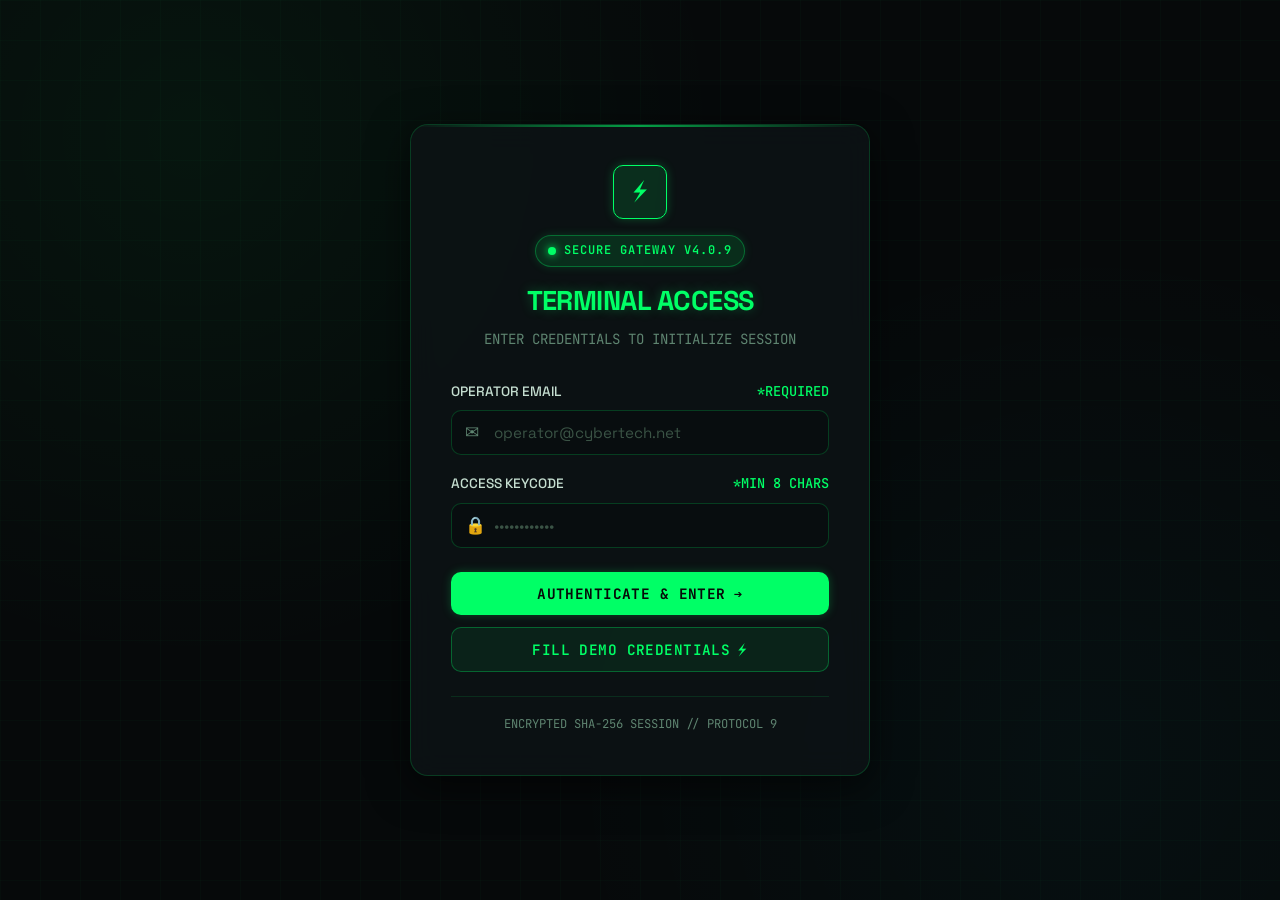
<file: index.html>
<!DOCTYPE html>
<html lang="en">
<head>
  <meta charset="UTF-8">
  <meta name="viewport" content="width=device-width, initial-scale=1.0">
  <meta name="description" content="CyberTech Systems Terminal - Secure Access Portal with dark theme and neon green aesthetics.">
  <title>CyberTech // Terminal Access Login</title>
  <link rel="stylesheet" href="css/style.css">
</head>
<body>

  <!-- Toast Notification Container -->
  <div id="toastContainer" class="toast-container" aria-live="polite"></div>

  <main class="auth-wrapper">
    <div class="cyber-card auth-card">
      <div class="auth-header">
        <div class="brand-icon">⚡</div>
        <div class="cyber-badge" style="margin-bottom: 12px;">
          <span class="status-dot"></span> SECURE GATEWAY v4.0.9
        </div>
        <h1 class="auth-title">TERMINAL ACCESS</h1>
        <p class="auth-subtitle">ENTER CREDENTIALS TO INITIALIZE SESSION</p>
      </div>

      <!-- Alert Box for Failures -->
      <div id="loginAlert" class="alert-banner alert-danger" style="display: none;" role="alert">
        <span>⚠️</span>
        <span id="loginAlertText">Authentication rejected: Invalid input parameters.</span>
      </div>

      <!-- Login Form -->
      <form id="loginForm" novalidate>
        <!-- Email Field -->
        <div class="form-group" id="group-loginEmail" style="margin-bottom: 18px;">
          <label for="loginEmail" class="form-label">
            <span>OPERATOR EMAIL</span>
            <span class="req">*REQUIRED</span>
          </label>
          <div class="input-wrapper">
            <span class="input-icon">✉</span>
            <input 
              type="email" 
              id="loginEmail" 
              name="loginEmail" 
              class="form-input" 
              placeholder="operator@cybertech.net"
              autocomplete="email"
              required
            >
          </div>
          <span class="error-message" id="error-loginEmail">Please enter a valid operator email address.</span>
        </div>

        <!-- Password Field -->
        <div class="form-group" id="group-loginPassword" style="margin-bottom: 24px;">
          <label for="loginPassword" class="form-label">
            <span>ACCESS KEYCODE</span>
            <span class="req">*MIN 8 CHARS</span>
          </label>
          <div class="input-wrapper">
            <span class="input-icon">🔒</span>
            <input 
              type="password" 
              id="loginPassword" 
              name="loginPassword" 
              class="form-input" 
              placeholder="••••••••••••"
              autocomplete="current-password"
              required
            >
          </div>
          <span class="error-message" id="error-loginPassword">Passcode must contain at least 8 characters.</span>
        </div>

        <!-- Buttons (At least 2 buttons) -->
        <div style="display: flex; flex-direction: column; gap: 12px;">
          <button type="submit" id="btnLoginSubmit" class="btn btn-primary btn-full">
            <span>AUTHENTICATE & ENTER</span>
            <span>➔</span>
          </button>
          
          <button type="button" id="btnDemoLogin" class="btn btn-secondary btn-full">
            <span>FILL DEMO CREDENTIALS</span>
            <span>⚡</span>
          </button>
        </div>
      </form>

      <!-- Security Meta Footer -->
      <div style="margin-top: 24px; padding-top: 18px; border-top: 1px solid rgba(0, 255, 102, 0.12); text-align: center; font-size: 0.76rem; color: var(--text-muted); font-family: var(--font-mono);">
        ENCRYPTED SHA-256 SESSION // PROTOCOL 9
      </div>
    </div>
  </main>

  <script src="js/auth.js"></script>
  <script>
    // Route guard: Redirect to dashboard if session already active
    Auth.protectPage('public');

    // UI Toast Helper
    function showToast(message, type = 'success') {
      const container = document.getElementById('toastContainer');
      const toast = document.createElement('div');
      toast.className = `toast toast-${type}`;
      toast.innerHTML = `
        <span class="toast-icon">${type === 'success' ? '✔' : '✖'}</span>
        <span>${message}</span>
      `;
      container.appendChild(toast);
      
      // Trigger entrance
      requestAnimationFrame(() => toast.classList.add('show'));

      // Dismiss after 3.5s
      setTimeout(() => {
        toast.classList.remove('show');
        setTimeout(() => toast.remove(), 400);
      }, 3500);
    }

    // Check URL parameters for redirection messages
    const urlParams = new URLSearchParams(window.location.search);
    if (urlParams.get('redirect') === 'unauthorized') {
      const alert = document.getElementById('loginAlert');
      const alertText = document.getElementById('loginAlertText');
      alertText.textContent = 'Session expired or unauthorized. Please authenticate.';
      alert.style.display = 'flex';
    }

    // Demo credentials autofill
    document.getElementById('btnDemoLogin').addEventListener('click', () => {
      const emailInput = document.getElementById('loginEmail');
      const passInput = document.getElementById('loginPassword');
      
      emailInput.value = 'alex.vance@cybertech.net';
      passInput.value = 'CyberOps#2026';

      // Clear any previous error states
      document.getElementById('group-loginEmail').classList.remove('has-error');
      document.getElementById('group-loginPassword').classList.remove('has-error');
      document.getElementById('loginAlert').style.display = 'none';

      showToast('Demo credentials populated successfully!', 'success');
    });

    // Form submission & validation
    const loginForm = document.getElementById('loginForm');
    loginForm.addEventListener('submit', (e) => {
      e.preventDefault();

      const emailInput = document.getElementById('loginEmail');
      const passInput = document.getElementById('loginPassword');
      const groupEmail = document.getElementById('group-loginEmail');
      const groupPassword = document.getElementById('group-loginPassword');
      const loginAlert = document.getElementById('loginAlert');
      const loginAlertText = document.getElementById('loginAlertText');

      let isValid = true;
      let firstErrorMsg = '';

      // 1. Email validation (empty + regex)
      const emailVal = emailInput.value.trim();
      const emailRegex = /^[^\s@]+@[^\s@]+\.[^\s@]+$/;

      if (!emailVal) {
        groupEmail.classList.add('has-error');
        document.getElementById('error-loginEmail').textContent = 'Email field cannot be empty.';
        isValid = false;
        firstErrorMsg = firstErrorMsg || 'Email field is required.';
      } else if (!emailRegex.test(emailVal)) {
        groupEmail.classList.add('has-error');
        document.getElementById('error-loginEmail').textContent = 'Invalid email syntax (e.g. user@domain.com).';
        isValid = false;
        firstErrorMsg = firstErrorMsg || 'Please provide a valid email format.';
      } else {
        groupEmail.classList.remove('has-error');
        groupEmail.classList.add('is-valid');
      }

      // 2. Password validation (empty + length >= 8)
      const passVal = passInput.value.trim();
      if (!passVal) {
        groupPassword.classList.add('has-error');
        document.getElementById('error-loginPassword').textContent = 'Passcode cannot be empty.';
        isValid = false;
        firstErrorMsg = firstErrorMsg || 'Passcode is required.';
      } else if (passVal.length < 8) {
        groupPassword.classList.add('has-error');
        document.getElementById('error-loginPassword').textContent = 'Passcode must be at least 8 characters long.';
        isValid = false;
        firstErrorMsg = firstErrorMsg || 'Passcode must be at least 8 characters.';
      } else {
        groupPassword.classList.remove('has-error');
        groupPassword.classList.add('is-valid');
      }

      if (!isValid) {
        loginAlert.style.display = 'flex';
        loginAlertText.textContent = firstErrorMsg;
        showToast(firstErrorMsg, 'error');
        return;
      }

      // Success flow
      loginAlert.style.display = 'none';
      const submitBtn = document.getElementById('btnLoginSubmit');
      submitBtn.disabled = true;
      submitBtn.innerHTML = '<span>INITIALIZING LINK...</span> <span>⏳</span>';

      showToast('Access Authorized. Welcome to CyberTech.', 'success');

      // Create session
      Auth.login(emailVal, 'Senior Systems Engineer');

      // Redirect to dashboard
      setTimeout(() => {
        window.location.href = 'dashboard.html';
      }, 900);
    });
  </script>
</body>
</html>
</file>
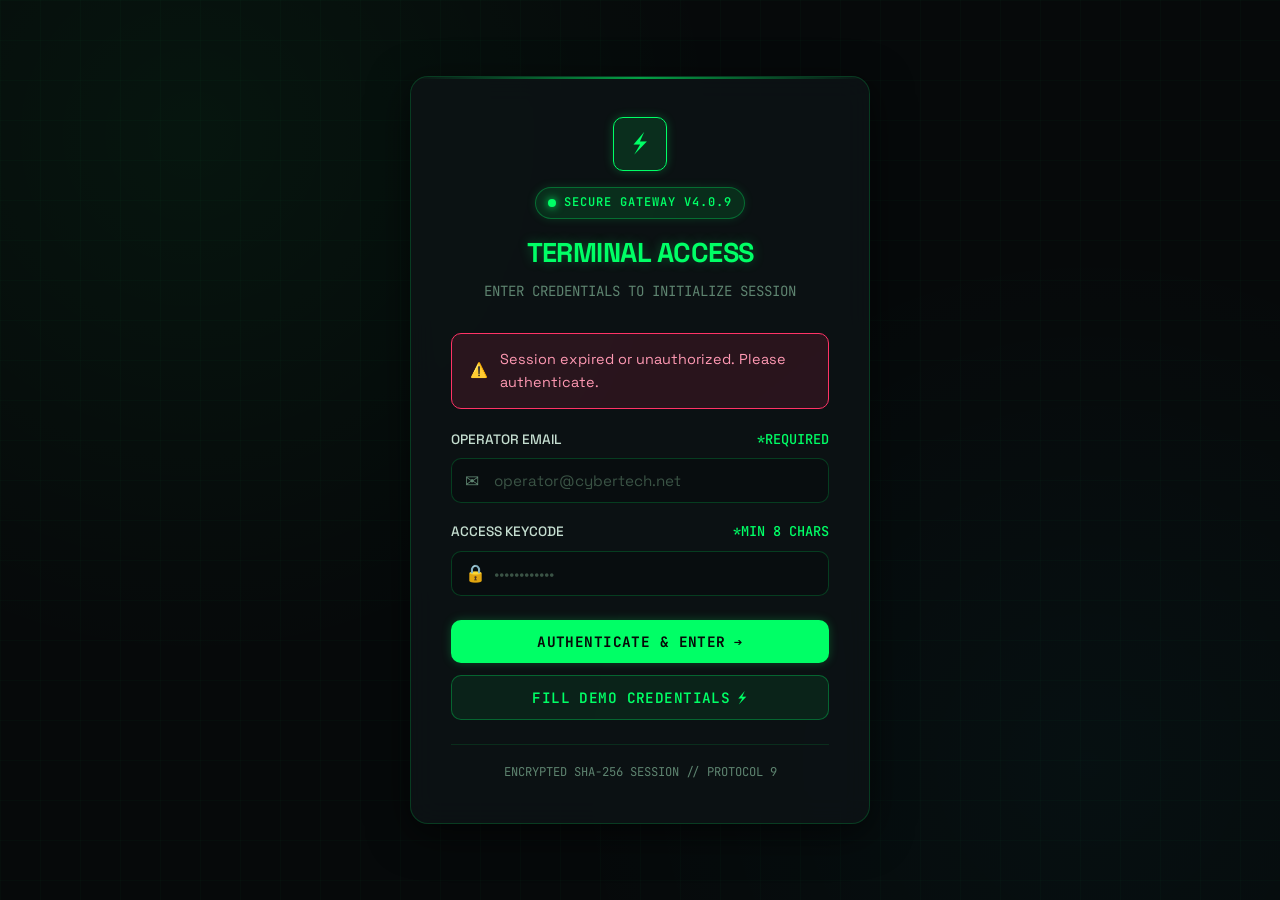
<file: dashboard.html>
<!DOCTYPE html>
<html lang="en">
<head>
  <meta charset="UTF-8">
  <meta name="viewport" content="width=device-width, initial-scale=1.0">
  <meta name="description" content="CyberTech Systems Command Dashboard - Operative Management & Clearance Registration">
  <title>CyberTech // Command Dashboard</title>
  <link rel="stylesheet" href="css/style.css">
</head>
<body>

  <!-- Toast Notification Container -->
  <div id="toastContainer" class="toast-container" aria-live="polite"></div>

  <div class="app-container">
    
    <!-- Navigation Bar -->
    <header>
      <nav class="cyber-nav" aria-label="Main Navigation">
        <a href="dashboard.html" class="nav-brand">
          <div class="brand-icon">⚡</div>
          <div>
            <div class="brand-text">CYBERTECH // COMMAND</div>
            <div class="brand-sub">OPERATIVE REGISTRATION & CLEARANCE NEXUS</div>
          </div>
        </a>

        <div class="nav-actions">
          <div class="user-chip">
            <span class="status-dot"></span>
            <span>OPERATOR:</span>
            <strong id="userDisplayEmail">alex.vance@cybertech.net</strong>
          </div>
          <button type="button" id="btnLogout" class="btn btn-secondary btn-sm" title="Disconnect Session">
            <span>DISCONNECT</span>
            <span>⏻</span>
          </button>
        </div>
      </nav>
    </header>

    <main>
      <!-- Real-time Metric Cards -->
      <section class="stats-grid" aria-label="System Metrics">
        <div class="stat-card">
          <div class="stat-icon">👥</div>
          <div class="stat-value" id="statTotalEmployees">0</div>
          <div class="stat-label">ENROLLED OPERATIVES</div>
        </div>
        <div class="stat-card">
          <div class="stat-icon">🏢</div>
          <div class="stat-value" id="statTotalDepts">0</div>
          <div class="stat-label">ACTIVE SECTORS / DEPTS</div>
        </div>
        <div class="stat-card">
          <div class="stat-icon">🛡️</div>
          <div class="stat-value" id="statTopClearance">0</div>
          <div class="stat-label">HIGH CLEARANCE NODES</div>
        </div>
        <div class="stat-card">
          <div class="stat-icon">⚡</div>
          <div class="stat-value" id="statAvgSalary">$0k</div>
          <div class="stat-label">AVG BASE COMPENSATION</div>
        </div>
      </section>

      <!-- Main Grid: Registration Form and Records Feed -->
      <div style="display: flex; flex-direction: column; gap: 32px;">
        
        <!-- Registration Form Card -->
        <section class="cyber-card" aria-labelledby="formHeading">
          <div style="display: flex; justify-content: space-between; align-items: flex-start; flex-wrap: wrap; gap: 16px; margin-bottom: 24px;">
            <div>
              <div class="cyber-badge" style="margin-bottom: 8px;">
                <span class="status-dot"></span> DIRECTORY INTAKE FORM
              </div>
              <h2 id="formHeading" style="font-size: 1.5rem;">OPERATIVE REGISTRATION & CREDENTIALING</h2>
              <p style="color: var(--text-muted); font-size: 0.88rem; margin-top: 4px;">
                Enroll new technical personnel into the secure directory. All marked fields are mandatory.
              </p>
            </div>

            <!-- Helper Quick Fill Button -->
            <div>
              <button type="button" id="btnSampleEmployee" class="btn btn-secondary btn-sm">
                <span>POPULATE SAMPLE DATA</span>
                <span>✨</span>
              </button>
            </div>
          </div>

          <!-- Alert Banner for Form Level Warnings -->
          <div id="formAlertBanner" class="alert-banner alert-danger" style="display: none;" role="alert">
            <span>⚠️</span>
            <span id="formAlertText">Please correct the highlighted validation errors.</span>
          </div>

          <!-- The Registration Form -->
          <form id="employeeRegistrationForm" novalidate>
            <div class="form-grid">

              <!-- 1. Full Name (Text input) -->
              <div class="form-group" id="group-fullName">
                <label for="fullName" class="form-label">
                  <span>FULL LEGAL NAME</span>
                  <span class="req">*REQUIRED</span>
                </label>
                <div class="input-wrapper">
                  <span class="input-icon">👤</span>
                  <input 
                    type="text" 
                    id="fullName" 
                    name="fullName" 
                    class="form-input" 
                    placeholder="e.g. Rachel Sterling"
                    required
                  >
                </div>
                <span class="error-message" id="error-fullName">Name is required (letters only, min 3 characters).</span>
              </div>

              <!-- 2. Corporate Email (Email input) -->
              <div class="form-group" id="group-empEmail">
                <label for="empEmail" class="form-label">
                  <span>CORPORATE EMAIL</span>
                  <span class="req">*VALID FORMAT</span>
                </label>
                <div class="input-wrapper">
                  <span class="input-icon">✉</span>
                  <input 
                    type="email" 
                    id="empEmail" 
                    name="empEmail" 
                    class="form-input" 
                    placeholder="rachel.s@cybertech.net"
                    required
                  >
                </div>
                <span class="error-message" id="error-empEmail">Please enter a valid corporate email.</span>
              </div>

              <!-- 3. Employee ID (Numeric input) -->
              <div class="form-group" id="group-empId">
                <label for="empId" class="form-label">
                  <span>OPERATIVE ID (NUMERIC)</span>
                  <span class="req">*4-6 DIGITS</span>
                </label>
                <div class="input-wrapper">
                  <span class="input-icon">🆔</span>
                  <input 
                    type="number" 
                    id="empId" 
                    name="empId" 
                    class="form-input" 
                    placeholder="e.g. 84201"
                    min="1000"
                    max="999999"
                    required
                  >
                </div>
                <span class="error-message" id="error-empId">Enter a positive numeric ID (1000 - 999999).</span>
              </div>

              <!-- 4. Security Passcode (Password input) -->
              <div class="form-group" id="group-empPassword">
                <label for="empPassword" class="form-label">
                  <span>INITIAL PASSCODE</span>
                  <span class="req">*MIN 8 CHARACTERS</span>
                </label>
                <div class="input-wrapper">
                  <span class="input-icon">🔒</span>
                  <input 
                    type="password" 
                    id="empPassword" 
                    name="empPassword" 
                    class="form-input" 
                    placeholder="••••••••••••"
                    required
                  >
                </div>
                <span class="error-message" id="error-empPassword">Password must be at least 8 characters long.</span>
              </div>

              <!-- 5. Phone Number (Numeric input) -->
              <div class="form-group" id="group-empPhone">
                <label for="empPhone" class="form-label">
                  <span>SECURE PHONE LINE</span>
                  <span class="req">*NUMERIC 10-15 DIGITS</span>
                </label>
                <div class="input-wrapper">
                  <span class="input-icon">📞</span>
                  <input 
                    type="tel" 
                    id="empPhone" 
                    name="empPhone" 
                    class="form-input" 
                    placeholder="e.g. 5550198234"
                    required
                  >
                </div>
                <span class="error-message" id="error-empPhone">Invalid numeric phone number (10-15 digits).</span>
              </div>

              <!-- 6. Annual Compensation (Numeric input) -->
              <div class="form-group" id="group-empSalary">
                <label for="empSalary" class="form-label">
                  <span>ANNUAL COMPENSATION ($)</span>
                  <span class="req">*POSITIVE NUMBER</span>
                </label>
                <div class="input-wrapper">
                  <span class="input-icon">💲</span>
                  <input 
                    type="number" 
                    id="empSalary" 
                    name="empSalary" 
                    class="form-input" 
                    placeholder="e.g. 145000"
                    min="20000"
                    step="1000"
                    required
                  >
                </div>
                <span class="error-message" id="error-empSalary">Valid compensation amount required (min $20,000).</span>
              </div>

              <!-- 7. Department Dropdown (Dropdown #1) -->
              <div class="form-group" id="group-empDept">
                <label for="empDept" class="form-label">
                  <span>PRIMARY SECTOR / DEPT</span>
                  <span class="req">*SELECT ONE</span>
                </label>
                <div class="input-wrapper">
                  <span class="input-icon">🏛️</span>
                  <select id="empDept" name="empDept" class="form-select" required>
                    <option value="">-- Select Sector Department --</option>
                    <option value="Cybersecurity Operations">Cybersecurity Operations</option>
                    <option value="AI & Neural Systems">AI & Neural Systems</option>
                    <option value="Quantum Infrastructure">Quantum Infrastructure</option>
                    <option value="Data Defense & Cryptography">Data Defense & Cryptography</option>
                    <option value="Autonomous Robotics">Autonomous Robotics</option>
                  </select>
                </div>
                <span class="error-message" id="error-empDept">Please select an assigned department.</span>
              </div>

              <!-- 8. Clearance Level Dropdown (Dropdown #2) -->
              <div class="form-group" id="group-empClearance">
                <label for="empClearance" class="form-label">
                  <span>SECURITY CLEARANCE TIER</span>
                  <span class="req">*SELECT ONE</span>
                </label>
                <div class="input-wrapper">
                  <span class="input-icon">🛡️</span>
                  <select id="empClearance" name="empClearance" class="form-select" required>
                    <option value="">-- Select Clearance Level --</option>
                    <option value="Tier 1 - Confidential">Tier 1 - Confidential</option>
                    <option value="Tier 2 - Secret">Tier 2 - Secret</option>
                    <option value="Tier 3 - Standard Field">Tier 3 - Standard Field</option>
                    <option value="Tier 4 - High Clearance">Tier 4 - High Clearance</option>
                    <option value="Tier 5 - Root Admin">Tier 5 - Root Admin</option>
                  </select>
                </div>
                <span class="error-message" id="error-empClearance">Please assign a security clearance tier.</span>
              </div>

              <!-- 9. Deployment Mode (Radio Buttons) -->
              <div class="form-group form-full">
                <label class="form-label">
                  <span>DEPLOYMENT LOCATION MODE</span>
                </label>
                <div class="radio-group-container">
                  <label class="custom-radio">
                    <input type="radio" name="workMode" value="Hybrid" checked>
                    <span>Hybrid Protocol</span>
                  </label>
                  <label class="custom-radio">
                    <input type="radio" name="workMode" value="Remote">
                    <span>Remote Uplink</span>
                  </label>
                  <label class="custom-radio">
                    <input type="radio" name="workMode" value="On-Site">
                    <span>On-Site Secure Facility</span>
                  </label>
                </div>
              </div>

              <!-- 10. Compliance Checkbox -->
              <div class="form-group form-full" id="group-complianceCheck">
                <label class="custom-checkbox-label">
                  <input type="checkbox" id="complianceCheck" name="complianceCheck" required>
                  <span>
                    I confirm that the registered operative has undergone identity verification and agrees to adhere to the CyberTech Data Security and Terminal Compliance Protocol.
                  </span>
                </label>
                <span class="error-message" id="error-complianceCheck">You must accept the security protocol to continue.</span>
              </div>

            </div>

            <!-- Form Action Buttons -->
            <div style="display: flex; gap: 16px; margin-top: 30px; flex-wrap: wrap;">
              <button type="submit" id="btnSubmitEmployee" class="btn btn-primary">
                <span>ENROLL OPERATIVE</span>
                <span>➕</span>
              </button>

              <button type="button" id="btnClearForm" class="btn btn-outline">
                <span>CLEAR FORM</span>
                <span>↺</span>
              </button>
            </div>
          </form>
        </section>

        <!-- Live Records Directory Table -->
        <section class="cyber-card" aria-labelledby="tableHeading">
          <div style="display: flex; justify-content: space-between; align-items: center; flex-wrap: wrap; gap: 16px; margin-bottom: 20px;">
            <div>
              <h2 id="tableHeading" style="font-size: 1.35rem;">OPERATIVE DIRECTORY ROSTER</h2>
              <p style="color: var(--text-muted); font-size: 0.85rem;">
                Live list of registered personnel with real-time updates and search.
              </p>
            </div>

            <!-- Search Input -->
            <div style="min-width: 280px;">
              <div class="input-wrapper">
                <span class="input-icon">🔍</span>
                <input 
                  type="text" 
                  id="searchRecords" 
                  class="form-input" 
                  placeholder="Filter by name, email, ID, or dept..."
                  aria-label="Filter operatives directory"
                >
              </div>
            </div>
          </div>

          <!-- Table Wrapper -->
          <div class="table-wrapper">
            <table class="cyber-table">
              <thead>
                <tr>
                  <th>OPERATIVE ID</th>
                  <th>NAME</th>
                  <th>EMAIL</th>
                  <th>SECTOR / DEPT</th>
                  <th>CLEARANCE</th>
                  <th>SALARY</th>
                  <th>MODE</th>
                  <th style="text-align: right;">ACTION</th>
                </tr>
              </thead>
              <tbody id="recordsTableBody">
                <!-- Dynamically populated rows -->
              </tbody>
            </table>

            <div id="tableEmptyState" style="display: none; padding: 40px 20px; text-align: center; color: var(--text-muted);">
              <div style="font-size: 2rem; margin-bottom: 8px;">📡</div>
              <div>No matching operative records discovered in current sector search.</div>
            </div>
          </div>
        </section>

      </div>
    </main>

    <!-- Footer -->
    <footer style="margin-top: 50px; text-align: center; color: var(--text-dim); font-size: 0.8rem; font-family: var(--font-mono);">
      CYBERTECH ENTERPRISE SECURITY SYSTEM // ENCRYPTED HIGHWAY // v4.0.9
    </footer>
  </div>

  <script src="js/auth.js"></script>
  <script src="js/form.js"></script>
  <script>
    // Guard this page: requires private authentication
    Auth.protectPage('private');

    // Display logged-in user email
    const currentUser = Auth.getCurrentUser();
    if (currentUser && currentUser.email) {
      document.getElementById('userDisplayEmail').textContent = currentUser.email;
    }

    // Handle logout button
    document.getElementById('btnLogout').addEventListener('click', () => {
      if (confirm('Disconnect from terminal session and return to gateway?')) {
        Auth.logout();
      }
    });
  </script>
</body>
</html>
</file>
<file: css/style.css>
@import url('https://fonts.googleapis.com/css2?family=JetBrains+Mono:wght@400;500;700&family=Space+Grotesk:wght@300;400;500;600;700&display=swap');

:root {
  /* Color Palette */
  --bg-base: #06090a;
  --bg-surface: #0c1214;
  --bg-card: rgba(13, 20, 22, 0.78);
  --bg-card-hover: rgba(18, 28, 30, 0.88);
  --bg-input: #080d0f;
  
  /* Neon Green Accents */
  --neon-green: #00ff66;
  --neon-green-light: #4dff94;
  --neon-green-glow: rgba(0, 255, 102, 0.35);
  --neon-green-subtle: rgba(0, 255, 102, 0.12);
  --neon-green-border: rgba(0, 255, 102, 0.3);

  /* Status Colors */
  --danger: #ff3366;
  --danger-glow: rgba(255, 51, 102, 0.35);
  --danger-subtle: rgba(255, 51, 102, 0.12);
  --warning: #ffb703;
  --info: #00e5ff;

  /* Typography Colors */
  --text-primary: #00ff66;
  --text-body: #c5ded0;
  --text-muted: #5e8470;
  --text-dim: #3a5345;
  --text-white: #ffffff;

  /* Borders & Shadows */
  --border-subtle: 1px solid rgba(0, 255, 102, 0.18);
  --border-active: 1px solid #00ff66;
  --border-error: 1px solid #ff3366;
  --shadow-neon: 0 0 20px rgba(0, 255, 102, 0.2), 0 0 40px rgba(0, 255, 102, 0.1);
  --shadow-neon-sm: 0 0 10px rgba(0, 255, 102, 0.25);
  --shadow-danger: 0 0 15px rgba(255, 51, 102, 0.25);

  /* Font Families */
  --font-main: 'Space Grotesk', -apple-system, BlinkMacSystemFont, sans-serif;
  --font-mono: 'JetBrains Mono', monospace;

  /* Transitions */
  --transition: all 0.25s cubic-bezier(0.16, 1, 0.3, 1);
}

/* Reset & Base Setup */
*, *::before, *::after {
  box-sizing: border-box;
  margin: 0;
  padding: 0;
}

body {
  background-color: var(--bg-base);
  background-image: 
    radial-gradient(circle at 15% 15%, rgba(0, 255, 102, 0.05) 0%, transparent 40%),
    radial-gradient(circle at 85% 85%, rgba(0, 229, 255, 0.03) 0%, transparent 40%),
    linear-gradient(rgba(0, 255, 102, 0.02) 1px, transparent 1px),
    linear-gradient(90deg, rgba(0, 255, 102, 0.02) 1px, transparent 1px);
  background-size: 100% 100%, 100% 100%, 40px 40px, 40px 40px;
  background-attachment: fixed;
  color: var(--text-body);
  font-family: var(--font-main);
  min-height: 100vh;
  line-height: 1.6;
  overflow-x: hidden;
}

/* Typography Utility */
h1, h2, h3, h4, .cyber-heading {
  color: var(--text-primary);
  font-family: var(--font-main);
  font-weight: 700;
  letter-spacing: -0.02em;
  text-shadow: 0 0 12px rgba(0, 255, 102, 0.3);
}

.mono-text {
  font-family: var(--font-mono);
  letter-spacing: 0.05em;
}

/* Glowing Accent Badges & Status */
.cyber-badge {
  display: inline-flex;
  align-items: center;
  gap: 8px;
  padding: 5px 12px;
  border-radius: 999px;
  font-family: var(--font-mono);
  font-size: 0.75rem;
  font-weight: 600;
  text-transform: uppercase;
  letter-spacing: 0.08em;
  background: var(--neon-green-subtle);
  border: 1px solid var(--neon-green-border);
  color: var(--neon-green);
  box-shadow: 0 0 10px rgba(0, 255, 102, 0.15);
}

.status-dot {
  width: 8px;
  height: 8px;
  border-radius: 50%;
  background-color: var(--neon-green);
  box-shadow: 0 0 8px var(--neon-green);
  animation: pulse-green 2s infinite ease-in-out;
}

@keyframes pulse-green {
  0%, 100% { opacity: 1; transform: scale(1); }
  50% { opacity: 0.4; transform: scale(0.85); }
}

/* Layout Containers */
.app-container {
  max-width: 1280px;
  margin: 0 auto;
  padding: 24px 20px 60px;
}

/* Navigation Bar */
.cyber-nav {
  display: flex;
  justify-content: space-between;
  align-items: center;
  padding: 16px 28px;
  background: rgba(12, 18, 20, 0.85);
  backdrop-filter: blur(16px);
  -webkit-backdrop-filter: blur(16px);
  border: var(--border-subtle);
  border-radius: 16px;
  margin-bottom: 32px;
  box-shadow: 0 8px 30px rgba(0, 0, 0, 0.6);
}

.nav-brand {
  display: flex;
  align-items: center;
  gap: 12px;
  text-decoration: none;
}

.brand-icon {
  width: 38px;
  height: 38px;
  display: flex;
  align-items: center;
  justify-content: center;
  background: var(--neon-green-subtle);
  border: 1px solid var(--neon-green);
  border-radius: 10px;
  color: var(--neon-green);
  box-shadow: var(--shadow-neon-sm);
  font-family: var(--font-mono);
  font-weight: 700;
  font-size: 1.1rem;
}

.brand-text {
  font-size: 1.25rem;
  font-weight: 700;
  color: var(--neon-green);
  text-shadow: 0 0 10px rgba(0, 255, 102, 0.4);
}

.brand-sub {
  font-size: 0.75rem;
  color: var(--text-muted);
  font-family: var(--font-mono);
  letter-spacing: 0.05em;
}

.nav-actions {
  display: flex;
  align-items: center;
  gap: 16px;
}

.user-chip {
  display: flex;
  align-items: center;
  gap: 10px;
  background: rgba(0, 255, 102, 0.05);
  border: 1px solid rgba(0, 255, 102, 0.2);
  padding: 6px 14px;
  border-radius: 999px;
  font-size: 0.85rem;
  font-family: var(--font-mono);
  color: var(--text-white);
}

.user-chip span {
  color: var(--neon-green);
}

/* Glassmorphism Cards */
.cyber-card {
  background: var(--bg-card);
  backdrop-filter: blur(14px);
  -webkit-backdrop-filter: blur(14px);
  border: var(--border-subtle);
  border-radius: 18px;
  padding: 30px;
  box-shadow: 0 10px 40px rgba(0, 0, 0, 0.6);
  position: relative;
  overflow: hidden;
  transition: var(--transition);
}

.cyber-card::before {
  content: '';
  position: absolute;
  top: 0;
  left: 0;
  right: 0;
  height: 2px;
  background: linear-gradient(90deg, transparent, var(--neon-green), transparent);
  opacity: 0.6;
}

.cyber-card:hover {
  border-color: rgba(0, 255, 102, 0.35);
  box-shadow: 0 12px 45px rgba(0, 0, 0, 0.7), 0 0 20px rgba(0, 255, 102, 0.08);
}

/* Buttons */
.btn {
  display: inline-flex;
  align-items: center;
  justify-content: center;
  gap: 8px;
  padding: 12px 24px;
  border-radius: 10px;
  font-family: var(--font-mono);
  font-size: 0.9rem;
  font-weight: 600;
  letter-spacing: 0.03em;
  cursor: pointer;
  transition: var(--transition);
  border: none;
  outline: none;
  text-decoration: none;
}

.btn-primary {
  background: var(--neon-green);
  color: #060a08;
  font-weight: 700;
  box-shadow: var(--shadow-neon-sm);
}

.btn-primary:hover {
  background: var(--neon-green-light);
  box-shadow: var(--shadow-neon);
  transform: translateY(-2px);
}

.btn-primary:active {
  transform: translateY(0);
}

.btn-secondary {
  background: rgba(0, 255, 102, 0.08);
  border: 1px solid var(--neon-green-border);
  color: var(--neon-green);
}

.btn-secondary:hover {
  background: rgba(0, 255, 102, 0.16);
  border-color: var(--neon-green);
  box-shadow: var(--shadow-neon-sm);
  transform: translateY(-2px);
}

.btn-outline {
  background: transparent;
  border: 1px solid rgba(255, 255, 255, 0.15);
  color: var(--text-body);
}

.btn-outline:hover {
  border-color: var(--text-white);
  color: var(--text-white);
  background: rgba(255, 255, 255, 0.05);
}

.btn-danger {
  background: var(--danger-subtle);
  border: 1px solid var(--danger);
  color: var(--danger);
}

.btn-danger:hover {
  background: var(--danger);
  color: #ffffff;
  box-shadow: var(--shadow-danger);
  transform: translateY(-2px);
}

.btn-sm {
  padding: 6px 14px;
  font-size: 0.8rem;
  border-radius: 8px;
}

.btn-full {
  width: 100%;
}

/* Form Styles */
.form-grid {
  display: grid;
  grid-template-columns: repeat(2, 1fr);
  gap: 22px;
}

.form-full {
  grid-column: span 2;
}

.form-group {
  display: flex;
  flex-direction: column;
  gap: 8px;
  position: relative;
}

.form-label {
  display: flex;
  justify-content: space-between;
  align-items: center;
  font-size: 0.85rem;
  font-weight: 500;
  color: var(--text-body);
}

.form-label .req {
  color: var(--neon-green);
  font-family: var(--font-mono);
  margin-left: 4px;
}

.input-wrapper {
  position: relative;
  display: flex;
  align-items: center;
}

.input-icon {
  position: absolute;
  left: 14px;
  color: var(--text-muted);
  pointer-events: none;
  font-size: 1.05rem;
  transition: var(--transition);
}

.form-input, .form-select {
  width: 100%;
  padding: 12px 16px 12px 42px;
  background: var(--bg-input);
  border: 1px solid rgba(0, 255, 102, 0.2);
  border-radius: 10px;
  color: var(--text-white);
  font-family: var(--font-main);
  font-size: 0.95rem;
  outline: none;
  transition: var(--transition);
}

.form-input.no-icon, .form-select.no-icon {
  padding-left: 16px;
}

.form-input::placeholder {
  color: var(--text-dim);
}

.form-input:focus, .form-select:focus {
  border-color: var(--neon-green);
  box-shadow: 0 0 15px rgba(0, 255, 102, 0.25);
  background: #0b1315;
}

.form-input:focus + .input-icon,
.input-wrapper:focus-within .input-icon {
  color: var(--neon-green);
  text-shadow: 0 0 8px var(--neon-green);
}

/* Error States */
.form-group.has-error .form-input,
.form-group.has-error .form-select {
  border-color: var(--danger);
  box-shadow: 0 0 12px rgba(255, 51, 102, 0.2);
  background: rgba(255, 51, 102, 0.04);
}

.form-group.has-error .input-icon {
  color: var(--danger);
}

.error-message {
  display: none;
  font-size: 0.78rem;
  font-family: var(--font-mono);
  color: var(--danger);
  margin-top: 4px;
}

.form-group.has-error .error-message {
  display: flex;
  align-items: center;
  gap: 6px;
}

/* Valid States */
.form-group.is-valid .form-input,
.form-group.is-valid .form-select {
  border-color: rgba(0, 255, 102, 0.6);
}

/* Select Styling */
.form-select {
  appearance: none;
  -webkit-appearance: none;
  cursor: pointer;
  background-image: url("data:image/svg+xml,%3Csvg xmlns='http://www.w3.org/2000/svg' width='16' height='16' viewBox='0 0 24 24' fill='none' stroke='%2300ff66' stroke-width='2' stroke-linecap='round' stroke-linejoin='round'%3E%3Cpolyline points='6 9 12 15 18 9'%3E%3C/polyline%3E%3C/svg%3E");
  background-repeat: no-repeat;
  background-position: right 14px center;
  padding-right: 42px;
}

.form-select option {
  background-color: #0c1214;
  color: var(--text-white);
  padding: 10px;
}

/* Radio & Checkbox Styling */
.radio-group-container {
  display: flex;
  flex-wrap: wrap;
  gap: 14px;
  margin-top: 4px;
}

.custom-radio {
  display: inline-flex;
  align-items: center;
  gap: 8px;
  cursor: pointer;
  background: rgba(0, 255, 102, 0.03);
  border: 1px solid rgba(0, 255, 102, 0.2);
  padding: 8px 16px;
  border-radius: 8px;
  transition: var(--transition);
  font-size: 0.88rem;
  user-select: none;
}

.custom-radio:hover {
  border-color: var(--neon-green);
  background: rgba(0, 255, 102, 0.08);
}

.custom-radio input[type="radio"] {
  appearance: none;
  width: 16px;
  height: 16px;
  border: 1.5px solid var(--neon-green-border);
  border-radius: 50%;
  outline: none;
  cursor: pointer;
  position: relative;
  transition: var(--transition);
}

.custom-radio input[type="radio"]:checked {
  border-color: var(--neon-green);
  background: var(--neon-green);
  box-shadow: 0 0 10px var(--neon-green);
}

.custom-radio:has(input[type="radio"]:checked) {
  border-color: var(--neon-green);
  background: rgba(0, 255, 102, 0.12);
  color: var(--text-white);
}

/* Custom Checkbox */
.custom-checkbox-label {
  display: inline-flex;
  align-items: flex-start;
  gap: 12px;
  cursor: pointer;
  font-size: 0.88rem;
  color: var(--text-body);
  user-select: none;
}

.custom-checkbox-label input[type="checkbox"] {
  appearance: none;
  width: 18px;
  height: 18px;
  min-width: 18px;
  border: 1.5px solid var(--neon-green-border);
  border-radius: 4px;
  background: var(--bg-input);
  outline: none;
  cursor: pointer;
  margin-top: 2px;
  transition: var(--transition);
  position: relative;
}

.custom-checkbox-label input[type="checkbox"]:checked {
  background-color: var(--neon-green);
  border-color: var(--neon-green);
  box-shadow: 0 0 10px var(--neon-green);
}

.custom-checkbox-label input[type="checkbox"]:checked::after {
  content: '✓';
  position: absolute;
  top: 50%;
  left: 50%;
  transform: translate(-50%, -50%);
  color: #060a08;
  font-size: 12px;
  font-weight: 900;
}

/* Alert Banners */
.alert-banner {
  padding: 14px 18px;
  border-radius: 10px;
  display: flex;
  align-items: center;
  gap: 12px;
  font-size: 0.9rem;
  margin-bottom: 20px;
  animation: slideDown 0.3s ease-out;
}

.alert-danger {
  background: var(--danger-subtle);
  border: 1px solid var(--danger);
  color: #ff99b3;
}

.alert-success {
  background: var(--neon-green-subtle);
  border: 1px solid var(--neon-green);
  color: var(--neon-green);
}

/* Toast Notification */
.toast-container {
  position: fixed;
  top: 24px;
  right: 24px;
  z-index: 9999;
  display: flex;
  flex-direction: column;
  gap: 12px;
}

.toast {
  display: flex;
  align-items: center;
  gap: 12px;
  padding: 14px 20px;
  border-radius: 12px;
  background: rgba(10, 16, 18, 0.95);
  backdrop-filter: blur(12px);
  color: var(--text-white);
  font-family: var(--font-main);
  font-size: 0.9rem;
  box-shadow: 0 10px 30px rgba(0, 0, 0, 0.8);
  transform: translateX(120%);
  transition: transform 0.35s cubic-bezier(0.175, 0.885, 0.32, 1.275);
  max-width: 380px;
}

.toast.show {
  transform: translateX(0);
}

.toast.toast-success {
  border: 1px solid var(--neon-green);
  box-shadow: 0 0 20px rgba(0, 255, 102, 0.25);
}

.toast.toast-success .toast-icon {
  color: var(--neon-green);
}

.toast.toast-error {
  border: 1px solid var(--danger);
  box-shadow: 0 0 20px rgba(255, 51, 102, 0.25);
}

.toast.toast-error .toast-icon {
  color: var(--danger);
}

/* Stats Metric Grid */
.stats-grid {
  display: grid;
  grid-template-columns: repeat(4, 1fr);
  gap: 20px;
  margin-bottom: 32px;
}

.stat-card {
  background: var(--bg-card);
  backdrop-filter: blur(12px);
  border: var(--border-subtle);
  border-radius: 16px;
  padding: 22px;
  position: relative;
  overflow: hidden;
  transition: var(--transition);
}

.stat-card:hover {
  border-color: var(--neon-green-border);
  transform: translateY(-3px);
  box-shadow: 0 8px 25px rgba(0, 255, 102, 0.1);
}

.stat-icon {
  font-size: 1.5rem;
  color: var(--neon-green);
  margin-bottom: 12px;
  display: inline-block;
  text-shadow: 0 0 10px var(--neon-green-glow);
}

.stat-value {
  font-size: 2rem;
  font-weight: 700;
  color: var(--neon-green);
  font-family: var(--font-mono);
  line-height: 1.2;
}

.stat-label {
  font-size: 0.82rem;
  color: var(--text-muted);
  text-transform: uppercase;
  letter-spacing: 0.05em;
  margin-top: 4px;
}

/* Data Table Component */
.table-wrapper {
  width: 100%;
  overflow-x: auto;
  border-radius: 12px;
  border: var(--border-subtle);
  background: rgba(8, 12, 14, 0.6);
  margin-top: 16px;
}

.cyber-table {
  width: 100%;
  border-collapse: collapse;
  font-size: 0.88rem;
  text-align: left;
}

.cyber-table th {
  background: rgba(0, 255, 102, 0.06);
  color: var(--neon-green);
  font-family: var(--font-mono);
  font-size: 0.78rem;
  text-transform: uppercase;
  letter-spacing: 0.06em;
  padding: 14px 18px;
  border-bottom: 1px solid rgba(0, 255, 102, 0.2);
}

.cyber-table td {
  padding: 14px 18px;
  border-bottom: 1px solid rgba(255, 255, 255, 0.04);
  color: var(--text-body);
}

.cyber-table tr:last-child td {
  border-bottom: none;
}

.cyber-table tr:hover td {
  background: rgba(0, 255, 102, 0.03);
}

.table-badge {
  display: inline-block;
  padding: 3px 10px;
  border-radius: 999px;
  font-size: 0.75rem;
  font-family: var(--font-mono);
  font-weight: 600;
}

.badge-clearance-5 {
  background: rgba(255, 51, 102, 0.15);
  border: 1px solid var(--danger);
  color: var(--danger);
}

.badge-clearance-4 {
  background: rgba(255, 183, 3, 0.15);
  border: 1px solid var(--warning);
  color: var(--warning);
}

.badge-clearance-3, .badge-clearance-2, .badge-clearance-1 {
  background: var(--neon-green-subtle);
  border: 1px solid var(--neon-green);
  color: var(--neon-green);
}

/* Login Page Specifics */
.auth-wrapper {
  min-height: 100vh;
  display: flex;
  align-items: center;
  justify-content: center;
  padding: 24px;
}

.auth-card {
  width: 100%;
  max-width: 460px;
  padding: 40px;
}

.auth-header {
  text-align: center;
  margin-bottom: 30px;
}

.auth-header .brand-icon {
  margin: 0 auto 16px;
  width: 54px;
  height: 54px;
  font-size: 1.5rem;
}

.auth-title {
  font-size: 1.7rem;
  margin-bottom: 6px;
}

.auth-subtitle {
  color: var(--text-muted);
  font-size: 0.88rem;
  font-family: var(--font-mono);
}

/* Utility Animations */
@keyframes fadeIn {
  from { opacity: 0; transform: translateY(-4px); }
  to { opacity: 1; transform: translateY(0); }
}

@keyframes slideDown {
  from { opacity: 0; transform: translateY(-10px); }
  to { opacity: 1; transform: translateY(0); }
}

/* Responsiveness */
@media (max-width: 992px) {
  .stats-grid {
    grid-template-columns: repeat(2, 1fr);
  }
}

@media (max-width: 768px) {
  .form-grid {
    grid-template-columns: 1fr;
  }
  
  .form-full {
    grid-column: span 1;
  }

  .cyber-nav {
    flex-direction: column;
    gap: 16px;
    align-items: stretch;
  }

  .nav-actions {
    justify-content: space-between;
  }

  .stats-grid {
    grid-template-columns: 1fr;
  }

  .auth-card {
    padding: 26px 20px;
  }
}
</file>
